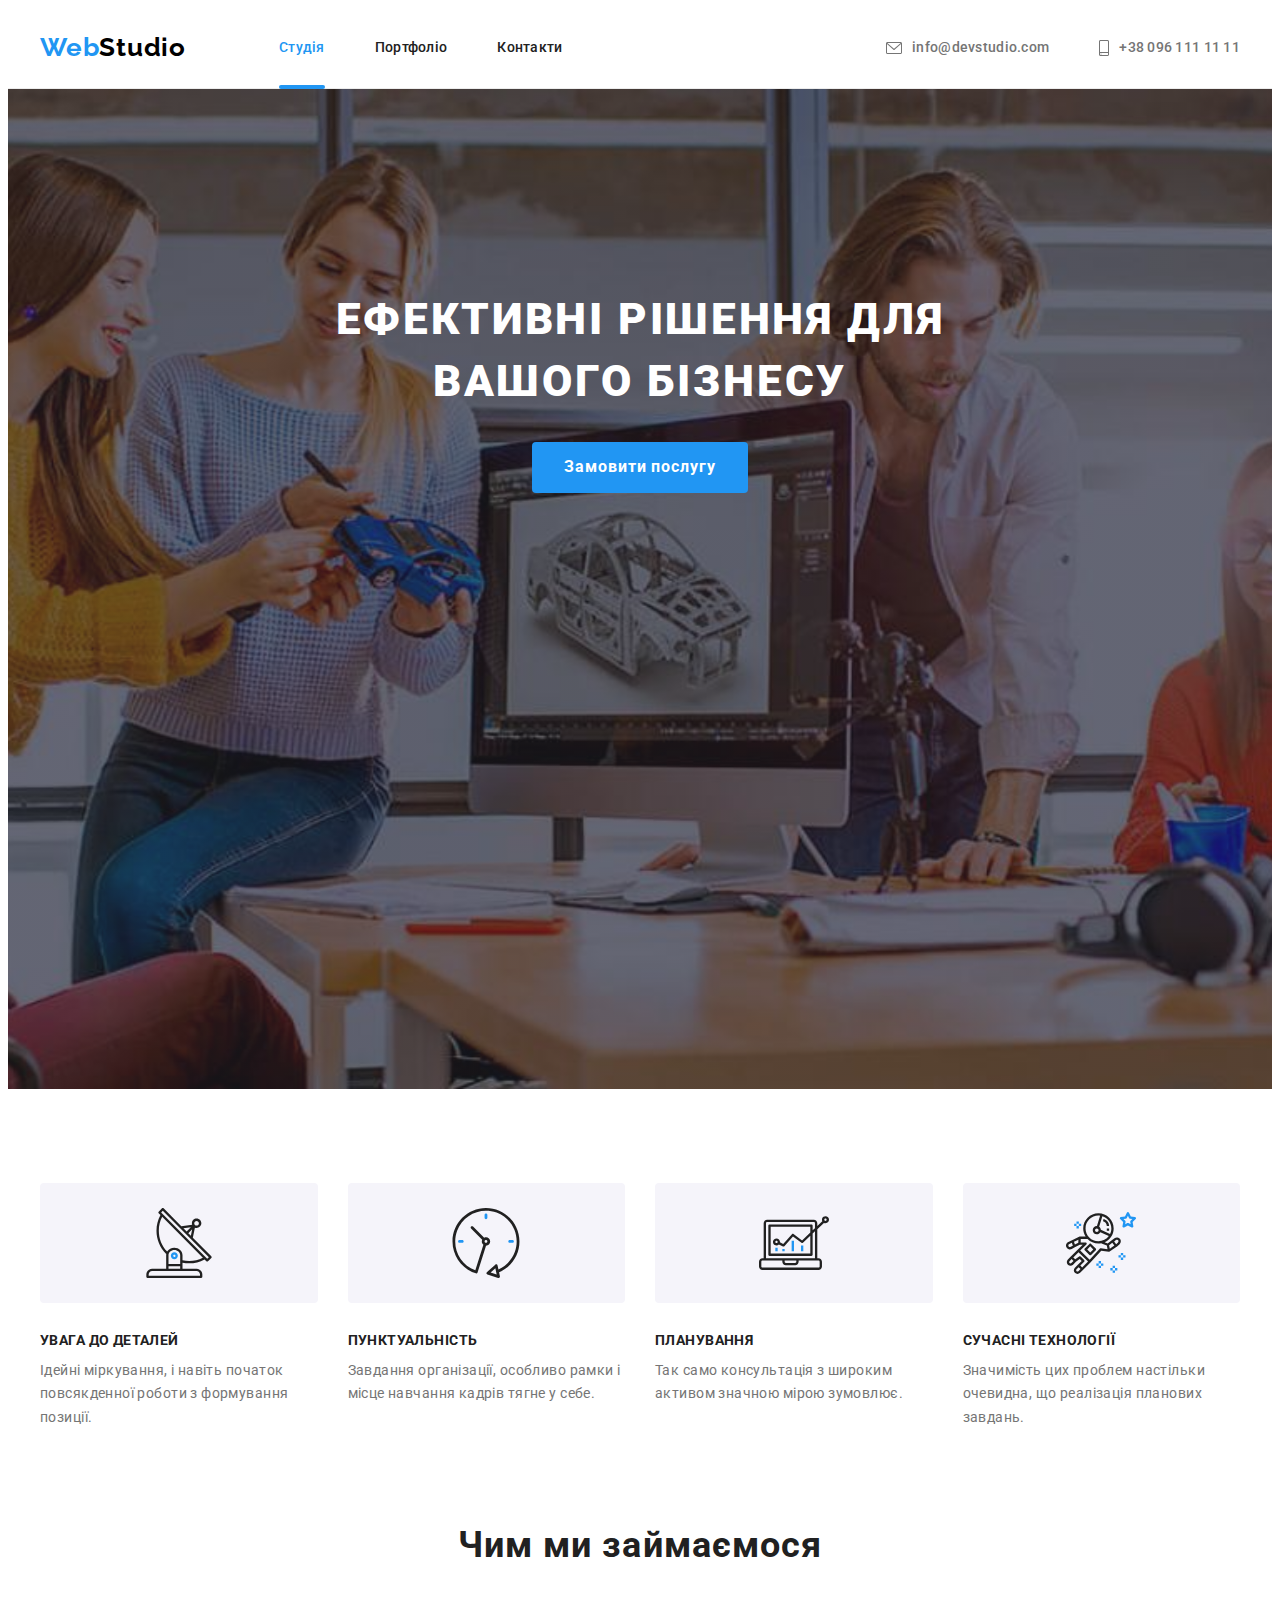
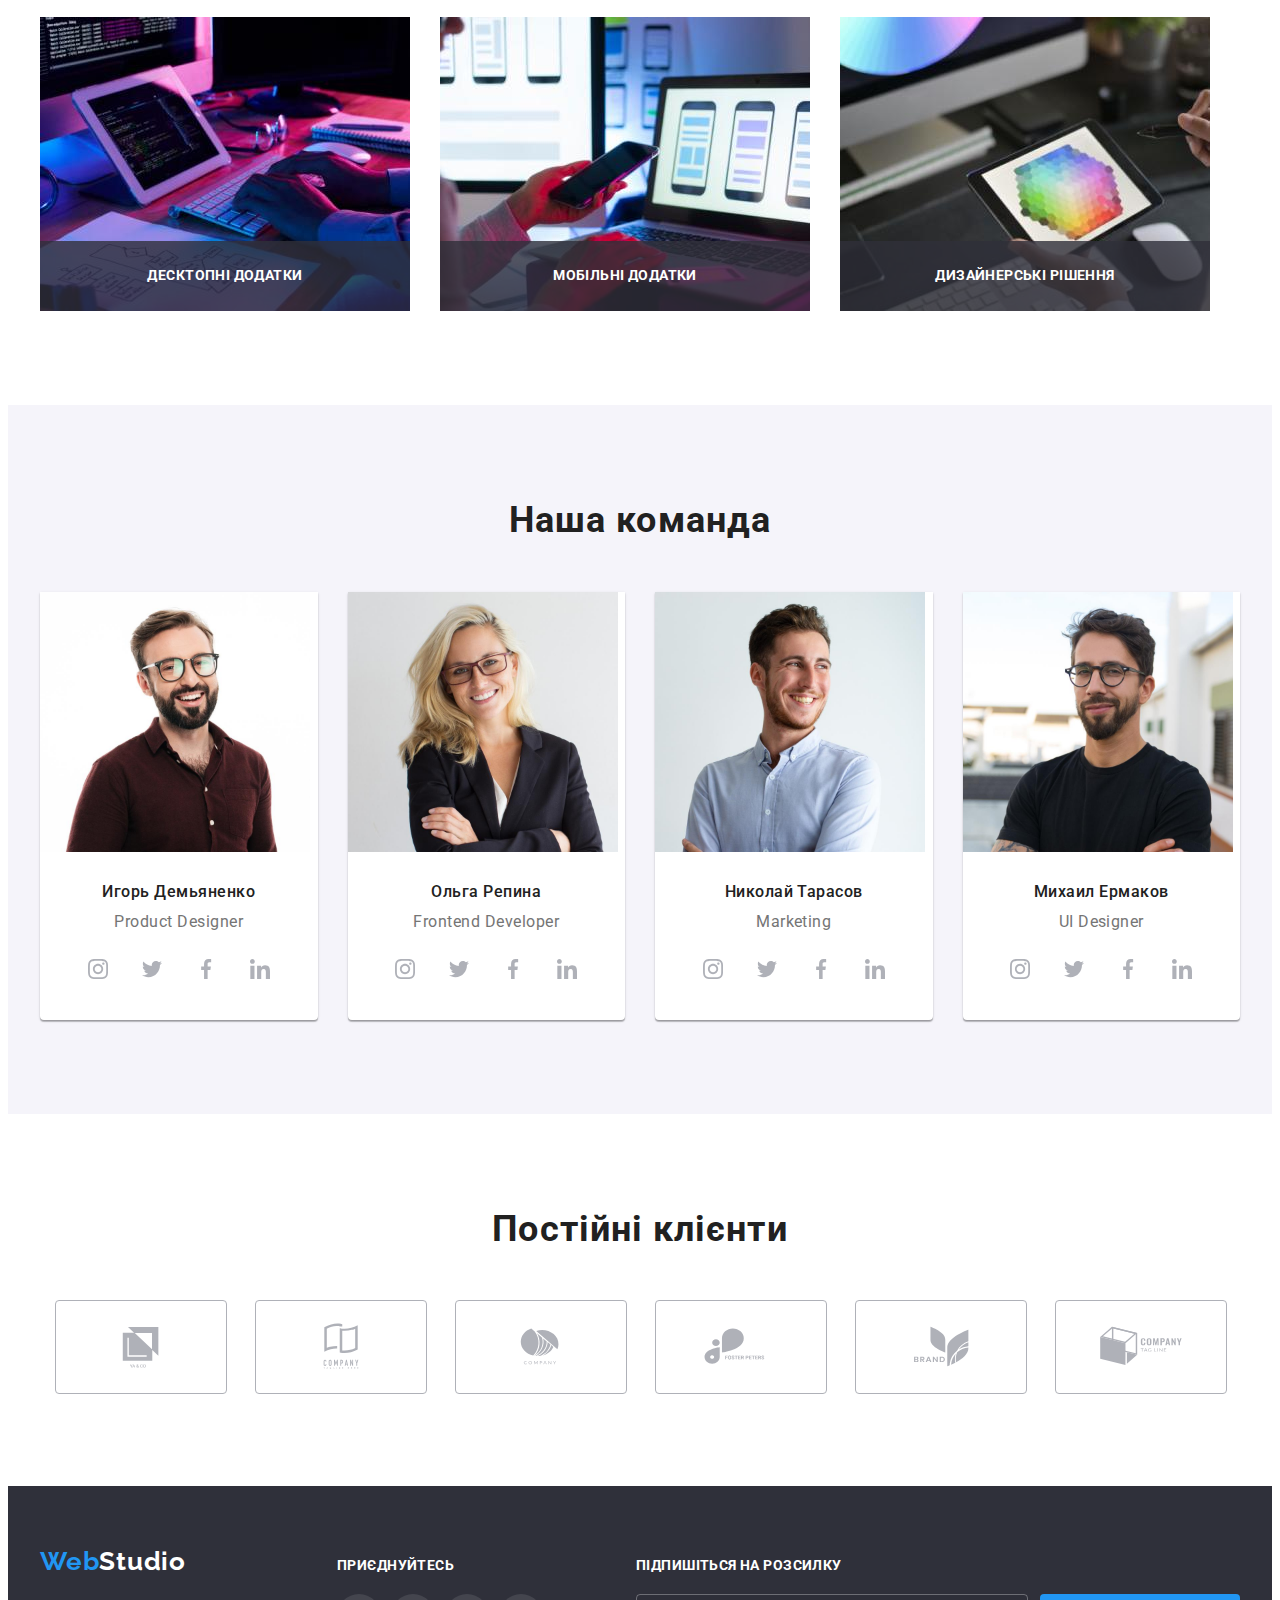
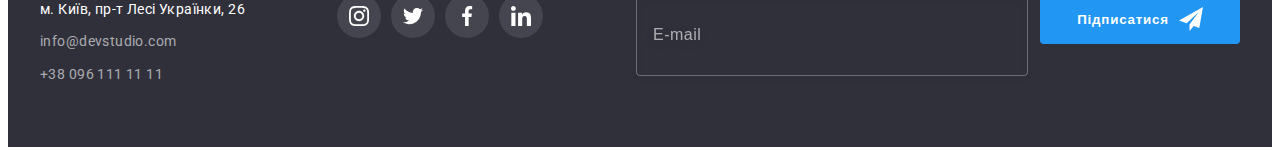
<file: index.html>
<!DOCTYPE html>
<html lang="uk">
  <head>
    <meta charset="UTF-8" />
    <meta http-equiv="X-UA-Compatible" content="IE=edge" />
    <meta name="viewport" content="width=device-width, initial-scale=1.0" />
    <title>Веб студия</title>
    <link rel="preconnect" href="https://fonts.googleapis.com" />
    <link rel="preconnect" href="https://fonts.gstatic.com" crossorigin />
    <link
      href="https://fonts.googleapis.com/css2?family=Raleway:wght@700&family=Roboto:wght@400;500;700;900&display=swap"
      rel="stylesheet"
    />
    <link
      rel="stylesheet"
      href="https://cdnjs.cloudflare.com/ajax/libs/modern-normalize/1.1.0/modern-normalize.min.css"
      integrity="sha512-wpPYUAdjBVSE4KJnH1VR1HeZfpl1ub8YT/NKx4PuQ5NmX2tKuGu6U/JRp5y+Y8XG2tV+wKQpNHVUX03MfMFn9Q=="
      crossorigin="anonymous"
      referrerpolicy="no-referrer"
    />
    <link rel="stylesheet" href="./css/styles.css" />
  </head>
  <body>
    <header class="header">
      <div class="header-box container">
        <nav class="header-nav">
          <a class="header-logo link" href="./index.html" lang="en"
            ><span class="logo-text">Web</span>Studio</a
          >
          <ul class="nav-list list">
            <li class="nav-item">
              <a class="nav-link current link" href="./index.html">Студія</a>
            </li>
            <li class="nav-item"><a class="nav-link link" href="./portfolio.html">Портфоліо</a></li>
            <li class="nav-item"><a class="nav-link link" href="#">Контакти</a></li>
          </ul>
        </nav>
        <ul class="header-list list">
          <li class="header-item">
            <a class="header-link link" href="mailto:info@devstudio.com">
              <svg class="header-icon" width="16" height="12">
                <use href="./images/icons_sprite.svg#mail"></use></svg
              >info@devstudio.com</a
            >
          </li>
          <li class="header-item">
            <a class="header-link link" href="tel:+380961111111"
              ><svg class="header-icon" width="10" height="16">
                <use href="./images/icons_sprite.svg#phone"></use></svg
              >+38 096 111 11 11</a
            >
          </li>
        </ul>
      </div>
    </header>

    <main>
      <section class="hero section">
        <div class="container">
          <h1 class="hero-title">Ефективні рішення для вашого бізнесу</h1>
          <button class="hero-button" type="button" data-modal-open>Замовити послугу</button>
        </div>
      </section>

      <section class="features section">
        <div class="container">
          <h2 class="visually-hidden">Особливості студії</h2>
          <ul class="features-list list">
            <li class="features-item">
              <div class="fearutes-icon-box">
                <svg class="features-icon" width="70" height="70">
                  <use href="./images/icons_sprite.svg#antenna"></use>
                </svg>
              </div>
              <h3 class="features-title">Увага до деталей</h3>
              <p class="features-text">
                Ідейні міркування, і навіть початок повсякденної роботи з формування позиції.
              </p>
            </li>
            <li class="features-item">
              <div class="fearutes-icon-box">
                <svg class="features-icon" width="70" height="70">
                  <use href="./images/icons_sprite.svg#clock"></use>
                </svg>
              </div>
              <h3 class="features-title">Пунктуальність</h3>
              <p class="features-text">
                Завдання організації, особливо рамки і місце навчання кадрів тягне у себе.
              </p>
            </li>
            <li class="features-item">
              <div class="fearutes-icon-box">
                <svg class="features-icon" width="70" height="70">
                  <use href="./images/icons_sprite.svg#diagram"></use>
                </svg>
              </div>
              <h3 class="features-title">Планування</h3>
              <p class="features-text">
                Так само консультація з широким активом значною мірою зумовлює.
              </p>
            </li>
            <li class="features-item">
              <div class="fearutes-icon-box">
                <svg class="features-icon" width="70" height="70">
                  <use href="./images/icons_sprite.svg#astronaut"></use>
                </svg>
              </div>
              <h3 class="features-title">Сучасні технології</h3>
              <p class="features-text">
                Значимість цих проблем настільки очевидна, що реалізація планових завдань.
              </p>
            </li>
          </ul>
        </div>
      </section>

      <section class="works section">
        <div class="container">
          <h2 class="works-title">Чим ми займаємося</h2>
          <ul class="works-list list">
            <li class="works-item">
              <img
                class="works-img"
                src="./images/box1.jpg"
                alt="Програміст працює за своїм столом в офісі"
                width="370"
                height="294"
              />
              <h3 class="works-text">Десктопні додатки</h3>
            </li>
            <li class="works-item">
              <img
                class="works-img"
                src="./images/box2.jpg"
                alt="Дизайнер розробляє програму для смартфонів"
                width="370"
                height="294"
              />
              <h3 class="works-text">Мобільні додатки</h3>
            </li>
            <li class="works-item">
              <img
                class="works-img"
                src="./images/box3.jpg"
                alt="Дизайнер працює над вибором кольору на планшеті"
                width="370"
                height="294"
              />
              <h3 class="works-text">Дизайнерські рішення</h3>
            </li>
          </ul>
        </div>
      </section>

      <section class="team section">
        <div class="container">
          <h2 class="team-title">Наша команда</h2>
          <ul class="team-list list">
            <li class="team-item">
              <img
                class="card-img"
                src="./images/team_card1.jpg"
                alt="Член команди - Product Designer"
                width="270"
                height="260"
              />
              <div class="team-box">
                <h3 class="card-title">Игорь Демьяненко</h3>
                <p class="card-text" lang="en">Product Designer</p>
                <ul class="soc-list list">
                  <li class="soc-item">
                    <a
                      href="https://www.instagram.com/"
                      class="soc-link link"
                      target="_blank"
                      rel="noopener nofollow noreferrer"
                      aria-label="Instagram"
                    >
                      <svg class="soc-icon" width="20" height="20">
                        <use href="./images/icons_sprite.svg#instagram"></use>
                      </svg>
                    </a>
                  </li>
                  <li class="soc-item">
                    <a
                      href="https://twitter.com/"
                      class="soc-link link"
                      target="_blank"
                      rel="noopener nofollow noreferrer"
                      aria-label="Twitter"
                    >
                      <svg class="soc-icon" width="20" height="20">
                        <use href="./images/icons_sprite.svg#twitter"></use>
                      </svg>
                    </a>
                  </li>
                  <li class="soc-item">
                    <a
                      href="https://www.facebook.com/"
                      class="soc-link link"
                      target="_blank"
                      rel="noopener nofollow noreferrer"
                      aria-label="Facebook"
                    >
                      <svg class="soc-icon" width="20" height="20">
                        <use href="./images/icons_sprite.svg#facebook"></use>
                      </svg>
                    </a>
                  </li>
                  <li class="soc-item">
                    <a
                      href="https://ua.linkedin.com/"
                      class="soc-link link"
                      target="_blank"
                      rel="noopener nofollow noreferrer"
                      aria-label="Linkedin"
                    >
                      <svg class="soc-icon" width="20" height="20">
                        <use href="./images/icons_sprite.svg#linkedin"></use>
                      </svg>
                    </a>
                  </li>
                </ul>
              </div>
            </li>
            <li class="team-item">
              <img
                class="card-img"
                src="./images/team_card2.jpg"
                alt="Член команди - Frontend Developer"
                width="270"
                height="260"
              />
              <div class="team-box">
                <h3 class="card-title">Ольга Репина</h3>
                <p class="card-text" lang="en">Frontend Developer</p>
                <ul class="soc-list list">
                  <li class="soc-item">
                    <a
                      href="https://www.instagram.com/"
                      class="soc-link link"
                      target="_blank"
                      rel="noopener nofollow noreferrer"
                      aria-label="Instagram"
                    >
                      <svg class="soc-icon" width="20" height="20">
                        <use href="./images/icons_sprite.svg#instagram"></use>
                      </svg>
                    </a>
                  </li>
                  <li class="soc-item">
                    <a
                      href="https://twitter.com/"
                      class="soc-link link"
                      target="_blank"
                      rel="noopener nofollow noreferrer"
                      aria-label="Twitter"
                    >
                      <svg class="soc-icon" width="20" height="20">
                        <use href="./images/icons_sprite.svg#twitter"></use>
                      </svg>
                    </a>
                  </li>
                  <li class="soc-item">
                    <a
                      href="https://www.facebook.com/"
                      class="soc-link link"
                      target="_blank"
                      rel="noopener nofollow noreferrer"
                      aria-label="Facebook"
                    >
                      <svg class="soc-icon" width="20" height="20">
                        <use href="./images/icons_sprite.svg#facebook"></use>
                      </svg>
                    </a>
                  </li>
                  <li class="soc-item">
                    <a
                      href="https://ua.linkedin.com/"
                      class="soc-link link"
                      target="_blank"
                      rel="noopener nofollow noreferrer"
                      aria-label="Linkedin"
                    >
                      <svg class="soc-icon" width="20" height="20">
                        <use href="./images/icons_sprite.svg#linkedin"></use>
                      </svg>
                    </a>
                  </li>
                </ul>
              </div>
            </li>
            <li class="team-item">
              <img
                class="card-img"
                src="./images/team_card3.jpg"
                alt="Член команди - Marketing"
                width="270"
                height="260"
              />
              <div class="team-box">
                <h3 class="card-title">Николай Тарасов</h3>
                <p class="card-text" lang="en">Marketing</p>
                <ul class="soc-list list">
                  <li class="soc-item">
                    <a
                      href="https://www.instagram.com/"
                      class="soc-link link"
                      target="_blank"
                      rel="noopener nofollow noreferrer"
                      aria-label="Instagram"
                    >
                      <svg class="soc-icon" width="20" height="20">
                        <use href="./images/icons_sprite.svg#instagram"></use>
                      </svg>
                    </a>
                  </li>
                  <li class="soc-item">
                    <a
                      href="https://twitter.com/"
                      class="soc-link link"
                      target="_blank"
                      rel="noopener nofollow noreferrer"
                      aria-label="Twitter"
                    >
                      <svg class="soc-icon" width="20" height="20">
                        <use href="./images/icons_sprite.svg#twitter"></use>
                      </svg>
                    </a>
                  </li>
                  <li class="soc-item">
                    <a
                      href="https://www.facebook.com/"
                      class="soc-link link"
                      target="_blank"
                      rel="noopener nofollow noreferrer"
                      aria-label="Facebook"
                    >
                      <svg class="soc-icon" width="20" height="20">
                        <use href="./images/icons_sprite.svg#facebook"></use>
                      </svg>
                    </a>
                  </li>
                  <li class="soc-item">
                    <a
                      href="https://ua.linkedin.com/"
                      class="soc-link link"
                      target="_blank"
                      rel="noopener nofollow noreferrer"
                      aria-label="Linkedin"
                    >
                      <svg class="soc-icon" width="20" height="20">
                        <use href="./images/icons_sprite.svg#linkedin"></use>
                      </svg>
                    </a>
                  </li>
                </ul>
              </div>
            </li>
            <li class="team-item">
              <img
                class="card-img"
                src="./images/team_card4.jpg"
                alt="Член команди - UI Designer"
                width="270"
                height="260"
              />
              <div class="team-box">
                <h3 class="card-title">Михаил Ермаков</h3>
                <p class="card-text" lang="en">UI Designer</p>
                <ul class="soc-list list">
                  <li class="soc-item">
                    <a
                      href="https://www.instagram.com/"
                      class="soc-link link"
                      target="_blank"
                      rel="noopener nofollow noreferrer"
                      aria-label="Instagram"
                    >
                      <svg class="soc-icon" width="20" height="20">
                        <use href="./images/icons_sprite.svg#instagram"></use>
                      </svg>
                    </a>
                  </li>
                  <li class="soc-item">
                    <a
                      href="https://twitter.com/"
                      class="soc-link link"
                      target="_blank"
                      rel="noopener nofollow noreferrer"
                      aria-label="Twitter"
                    >
                      <svg class="soc-icon" width="20" height="20">
                        <use href="./images/icons_sprite.svg#twitter"></use>
                      </svg>
                    </a>
                  </li>
                  <li class="soc-item">
                    <a
                      href="https://www.facebook.com/"
                      class="soc-link link"
                      target="_blank"
                      rel="noopener nofollow noreferrer"
                      aria-label="Facebook"
                    >
                      <svg class="soc-icon" width="20" height="20">
                        <use href="./images/icons_sprite.svg#facebook"></use>
                      </svg>
                    </a>
                  </li>
                  <li class="soc-item">
                    <a
                      href="https://ua.linkedin.com/"
                      class="soc-link link"
                      target="_blank"
                      rel="noopener nofollow noreferrer"
                      aria-label="Linkedin"
                    >
                      <svg class="soc-icon" width="20" height="20">
                        <use href="./images/icons_sprite.svg#linkedin"></use>
                      </svg>
                    </a>
                  </li>
                </ul>
              </div>
            </li>
          </ul>
        </div>
      </section>

      <section class="clients section">
        <div class="container">
          <h2 class="clients-title">Постійні клієнти</h2>
          <ul class="clients-list list">
            <li class="clients-item">
              <a href="" class="clients-link link">
                <svg class="clients-icon" width="170" height="92">
                  <use href="./images/icons_sprite.svg#logo_company_1"></use>
                </svg>
              </a>
            </li>
            <li class="clients-item">
              <a href="" class="clients-link link">
                <svg class="clients-icon" width="170" height="92">
                  <use href="./images/icons_sprite.svg#logo_company_2"></use>
                </svg>
              </a>
            </li>
            <li class="clients-item">
              <a href="" class="clients-link link">
                <svg class="clients-icon" width="170" height="92">
                  <use href="./images/icons_sprite.svg#logo_company_3"></use>
                </svg>
              </a>
            </li>
            <li class="clients-item">
              <a href="" class="clients-link link">
                <svg class="clients-icon" width="170" height="92">
                  <use href="./images/icons_sprite.svg#logo_company_4"></use>
                </svg>
              </a>
            </li>
            <li class="clients-item">
              <a href="" class="clients-link link">
                <svg class="clients-icon" width="170" height="92">
                  <use href="./images/icons_sprite.svg#logo_company_5"></use>
                </svg>
              </a>
            </li>
            <li class="clients-item">
              <a href="" class="clients-link link">
                <svg class="clients-icon" width="170" height="92">
                  <use href="./images/icons_sprite.svg#logo_company_6"></use>
                </svg>
              </a>
            </li>
          </ul>
        </div>
      </section>
    </main>

    <footer class="footer">
      <div class="container">
        <div class="footer-box-info">
          <a class="footer-logo link" href="./index.html" lang="en"
            ><span class="logo-text">Web</span>Studio</a
          >
          <address class="address">
            <ul class="address-list list">
              <li class="address-item">
                <a
                  class="address-link link"
                  href="https://goo.gl/maps/3rtRQ8NqnFvh8g3G8"
                  target="_blank"
                  rel="noopener nofollow noreferrer"
                  >м. Київ, пр-т Лесі Українки, 26</a
                >
              </li>
              <li class="address-item">
                <a class="footer-link link" href="mailto:info@devstudio.com">info@devstudio.com</a>
              </li>
              <li class="address-item">
                <a class="footer-link link" href="tel:+380961111111">+38 096 111 11 11</a>
              </li>
            </ul>
          </address>
        </div>
        <div class="footer-box-soc">
          <b class="footer-text">Приєднуйтесь</b>
          <ul class="footer-soc-list list">
            <li class="footer-soc-item">
              <a
                href="https://www.instagram.com/"
                class="footer-soc-link link"
                target="_blank"
                rel="noopener nofollow noreferrer"
                aria-label="Instagram"
              >
                <svg class="footer-icon" width="20" height="20">
                  <use href="./images/icons_sprite.svg#instagram"></use>
                </svg>
              </a>
            </li>
            <li class="footer-soc-item">
              <a
                href="https://twitter.com/"
                class="footer-soc-link link"
                target="_blank"
                rel="noopener nofollow noreferrer"
                aria-label="Twitter"
              >
                <svg class="footer-icon" width="20" height="20">
                  <use href="./images/icons_sprite.svg#twitter"></use>
                </svg>
              </a>
            </li>
            <li class="footer-soc-item">
              <a
                href="https://www.facebook.com/"
                class="footer-soc-link link"
                target="_blank"
                rel="noopener nofollow noreferrer"
                aria-label="Facebook"
              >
                <svg class="footer-icon" width="20" height="20">
                  <use href="./images/icons_sprite.svg#facebook"></use>
                </svg>
              </a>
            </li>
            <li class="footer-soc-item">
              <a
                href="https://ua.linkedin.com/"
                class="footer-soc-link link"
                target="_blank"
                rel="noopener nofollow noreferrer"
                aria-label="Linkedin"
              >
                <svg class="footer-icon" width="20" height="20">
                  <use href="./images/icons_sprite.svg#linkedin"></use>
                </svg>
              </a>
            </li>
          </ul>
        </div>
        <div class="footer-box-form">
          <b class="footer-text">Підпишіться на розсилку</b>
          <form class="footer-form" name="subscription-form">
            <input class="footer-input" type="email" name="email" placeholder="E-mail" />
            <button class="footer-btn" type="submit">
              <span>Підписатися</span>
              <svg class="" width="24" height="24">
                <use href="./images/icons_sprite.svg#send"></use>
              </svg>
            </button>
          </form>
        </div>
      </div>
    </footer>

    <!-- модальное окно  -->
    <div class="backdrop is-hidden" data-modal>
      <div class="modal">
        <button class="modal-button" type="button" data-modal-close>
          <svg class="modal-icon" width="11" height="11">
            <use href="./images/icons_sprite.svg#close"></use>
          </svg>
        </button>
        <b class="modal-title">Залиште свої дані, ми вам передзвонимо</b>
        <form class="modal-form">
          <div class="modal-wrapper">
            <label class="modal-label" for="name">Ім'я</label>
            <div class="form-box">
              <input class="modal-input" type="text" name="name" id="name" />
              <svg class="modal-form-icon" width="18" height="18">
                <use href="./images/icons_sprite.svg#form_name"></use>
              </svg>
            </div>
          </div>

          <div class="modal-wrapper">
            <label class="modal-label" for="tel">Телефон</label>
            <div class="form-box">
              <input class="modal-input" type="tel" name="tel" id="tel" />
              <svg class="modal-form-icon" width="18" height="18">
                <use href="./images/icons_sprite.svg#form_phone"></use>
              </svg>
            </div>
          </div>
          <div class="modal-wrapper">
            <label class="modal-label" for="email">Пошта</label>
            <div class="form-box">
              <input class="modal-input" type="email" name="email" id="email" />
              <svg class="modal-form-icon" width="18" height="18">
                <use href="./images/icons_sprite.svg#form_email"></use>
              </svg>
            </div>
          </div>
          <div class="text-wrapper">
            <label class="modal-label" for="comment">Коментар</label>
            <textarea
              class="modal-text"
              name="comment"
              id="comment"
              placeholder="Введіть текст"
            ></textarea>
          </div>

          <div class="policy-wrapper">
            <input
              class="policy-checkbox visually-hidden"
              type="checkbox"
              name="policy"
              id="policy"
              value="policy"
            />
            <label class="policy-label" for="policy"
              ><span>
                <svg class="policy-icon" width="16" height="15">
                  <use href="./images/icons_sprite.svg#checkbox"></use></svg></span
              >Погоджуюся з розсилкою та приймаю&nbsp;
              <a class="policy-link link" href="">Умови договору</a></label
            >
          </div>

<button class="btn-submit" type="submit">Відправити</button>
      </div>
    </div>

    <script src="./js/modal.js"></script>
  </body>
</html>
</file>
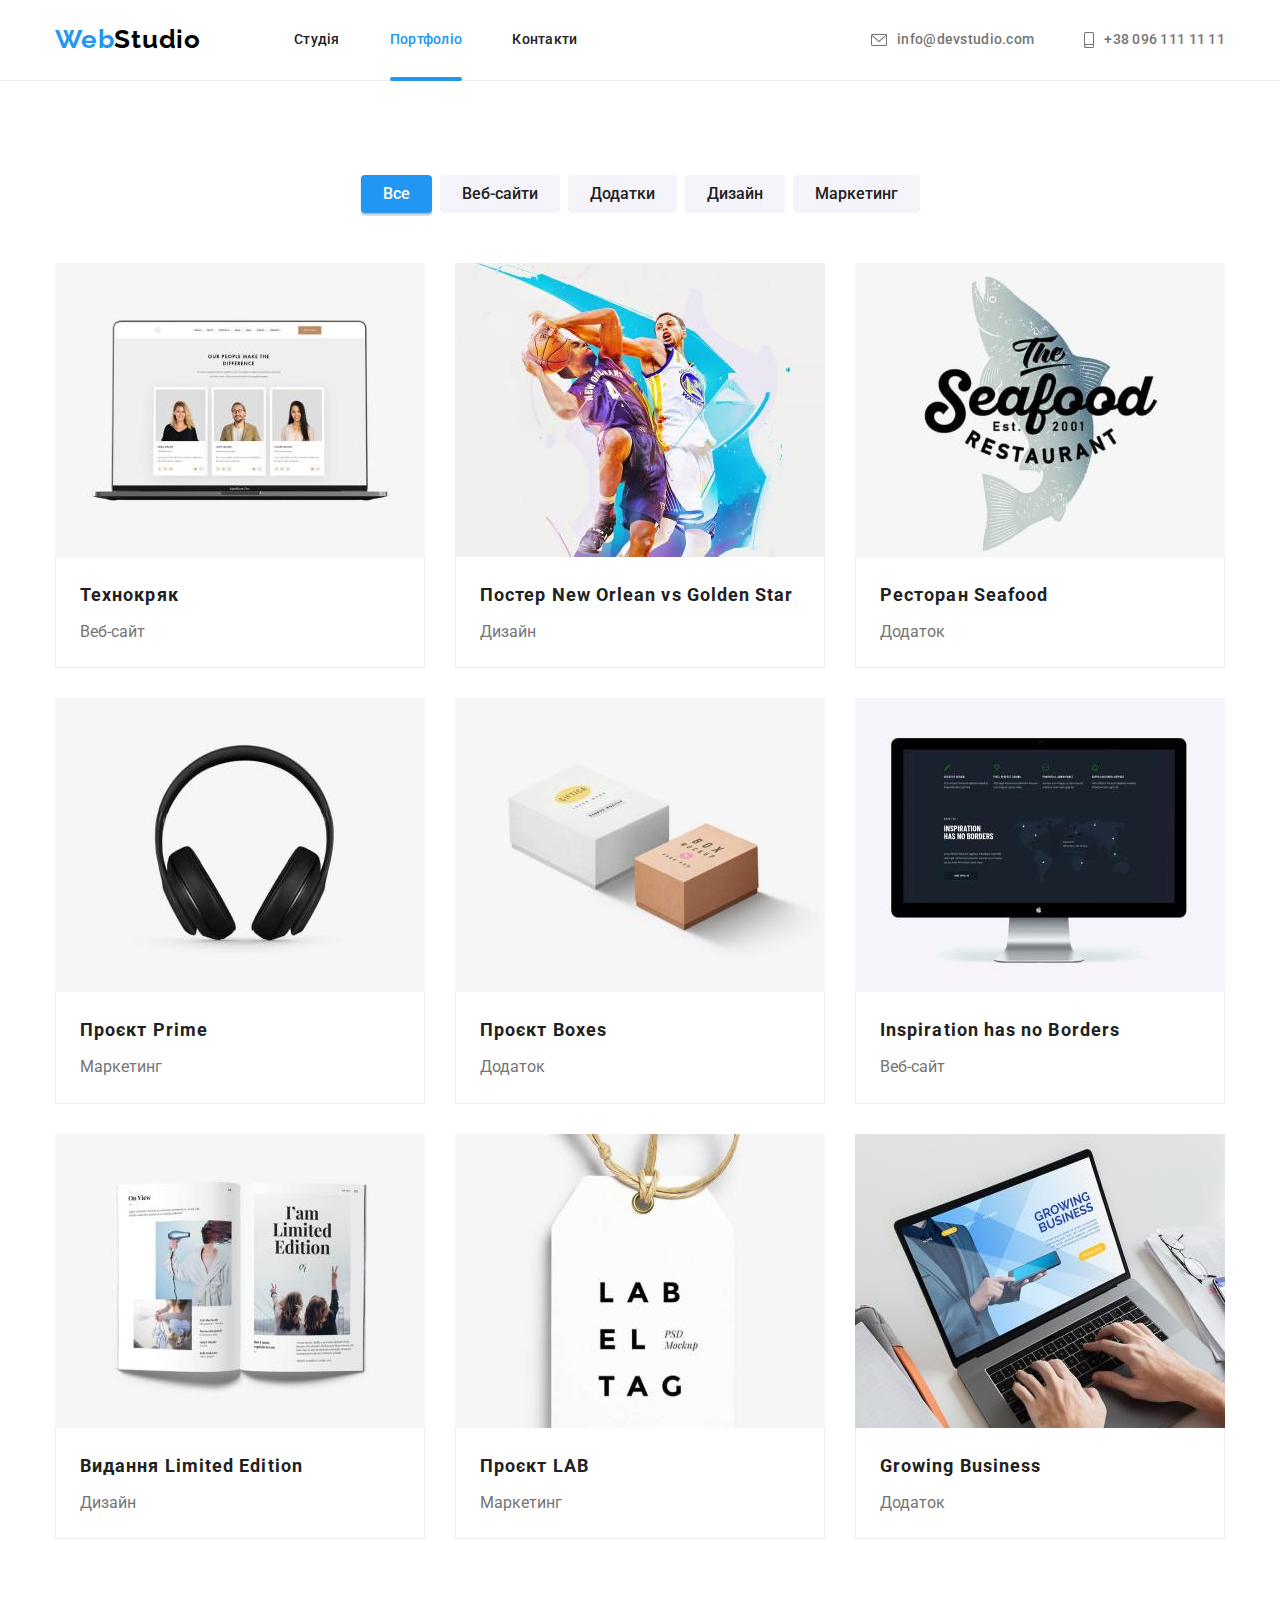
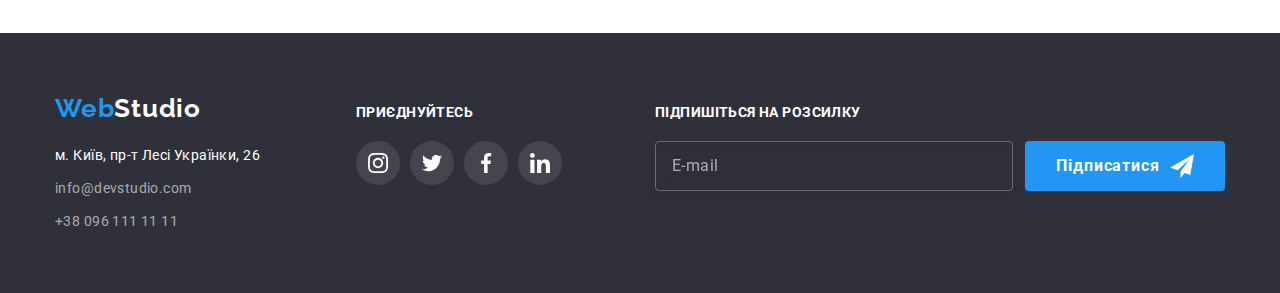
<file: portfolio.html>
<!DOCTYPE html>
<html lang="ru">
  <head>
    <meta charset="UTF-8" />
    <meta http-equiv="X-UA-Compatible" content="IE=edge" />
    <meta name="viewport" content="width=device-width, initial-scale=1.0" />
    <title>Веб студия</title>
    <link rel="preconnect" href="https://fonts.googleapis.com" />
    <link rel="preconnect" href="https://fonts.gstatic.com" crossorigin />
    <link
      href="https://fonts.googleapis.com/css2?family=Raleway:wght@700&family=Roboto:wght@400;500;700;900&display=swap"
      rel="stylesheet"
    />
    <link
      rel="stylesheet"
      href="https://cdnjs.cloudflare.com/ajax/libs/modern-normalize/1.0.0/modern-normalize.min.css"
    />
    <link rel="stylesheet" href="css/styles.css" />
  </head>
  <body>
    <header class="header">
      <div class="header-box container">
        <nav class="header-nav">
          <a class="header-logo link" href="./index.html" lang="en"
            ><span class="logo-text">Web</span>Studio</a
          >
          <ul class="nav-list list">
            <li class="nav-item">
              <a class="nav-link link" href="./index.html">Студія</a>
            </li>
            <li class="nav-item">
              <a class="nav-link current link" href="./portfolio.html">Портфоліо</a>
            </li>
            <li class="nav-item"><a class="nav-link link" href="#">Контакти</a></li>
          </ul>
        </nav>
        <ul class="header-list list">
          <li class="header-item">
            <a class="header-link link" href="mailto:info@devstudio.com">
              <svg class="header-icon" width="16" height="12">
                <use href="./images/icons_sprite.svg#mail"></use></svg
              >info@devstudio.com</a
            >
          </li>
          <li class="header-item">
            <a class="header-link link" href="tel:+380961111111"
              ><svg class="header-icon" width="10" height="16">
                <use href="./images/icons_sprite.svg#phone"></use></svg
              >+38 096 111 11 11</a
            >
          </li>
        </ul>
      </div>
    </header>

    <main>
      <section class="portfolio section">
        <div class="container">
          <h2 class="visually-hidden">Портфоліо</h2>
          <ul class="portfolio-btn-list list">
            <li class="btn-item">
              <button class="portfolio-btn current-btn" type="button">Все</button>
            </li>
            <li class="btn-item"><button class="portfolio-btn" type="button">Веб-сайти</button></li>
            <li class="btn-item">
              <button class="portfolio-btn" type="button">Додатки</button>
            </li>
            <li class="btn-item"><button class="portfolio-btn" type="button">Дизайн</button></li>
            <li class="btn-item"><button class="portfolio-btn" type="button">Маркетинг</button></li>
          </ul>

          <ul class="portfolio-card-list list">
            <li class="portfolio-item">
              <a class="portfolio-link link" href="">
                <div class="portfolio-thumb">
                  <img
                    class="portfolio-img"
                    src="./images/project1.jpg"
                    alt="Веб-сайт Технокряк"
                    width="370"
                    height="294"
                  />
                  <p class="portfolio-action">
                    Ресурс пропонує комплексні пропозиції з різним рівнем функціоналу та сервісів.
                    Все це дозволить відвідувачу отримати вичерпні відомості про компанію чи
                    приватну особу.
                  </p>
                </div>
                <div class="portfolio-wrap">
                  <h3 class="portfolio-title">Технокряк</h3>
                  <p class="portfolio-text">Веб-сайт</p>
                </div>
              </a>
            </li>
            <li class="portfolio-item">
              <a class="portfolio-link link" href="">
                <div class="portfolio-thumb">
                  <img
                    class="portfolio-img"
                    src="./images/project2.jpg"
                    alt="Постер New Orlean vs Golden Star"
                    width="370"
                    height="294"
                  />
                  <p class="portfolio-action">
                    Lorem ipsum dolor sit amet consectetur adipisicing elit. Ex, assumenda.
                  </p>
                </div>
                <div class="portfolio-wrap">
                  <h3 class="portfolio-title">
                    Постер <span lang="en">New Orlean vs Golden Star</span>
                  </h3>
                  <p class="portfolio-text">Дизайн</p>
                </div>
              </a>
            </li>
            <li class="portfolio-item">
              <a class="portfolio-link link" href="">
                <div class="portfolio-thumb">
                  <img
                    class="portfolio-img"
                    src="./images/project3.jpg"
                    alt="Додаток ресторану Seafood"
                    width="370"
                    height="294"
                  />
                  <p class="portfolio-action">
                    Lorem ipsum dolor sit amet consectetur adipisicing elit. Ex, assumenda.
                  </p>
                </div>
                <div class="portfolio-wrap">
                  <h3 class="portfolio-title">Ресторан <span lang="en">Seafood</span></h3>
                  <p class="portfolio-text">Додаток</p>
                </div>
              </a>
            </li>
            <li class="portfolio-item">
              <a class="portfolio-link link" href="">
                <div class="portfolio-thumb">
                  <img
                    class="portfolio-img"
                    src="./images/project4.jpg"
                    alt="Проєкт Prime"
                    width="370"
                    height="294"
                  />
                  <p class="portfolio-action">
                    Lorem ipsum dolor sit amet consectetur adipisicing elit. Ex, assumenda.
                  </p>
                </div>
                <div class="portfolio-wrap">
                  <h3 class="portfolio-title">Проєкт <span lang="en">Prime</span></h3>
                  <p class="portfolio-text">Маркетинг</p>
                </div>
              </a>
            </li>
            <li class="portfolio-item">
              <a class="portfolio-link link" href="">
                <div class="portfolio-thumb">
                  <img
                    class="portfolio-img"
                    src="./images/project5.jpg"
                    alt="Проєкт Boxes"
                    width="370"
                    height="294"
                  />
                  <p class="portfolio-action">
                    Lorem ipsum dolor sit amet consectetur adipisicing elit. Ex, assumenda.
                  </p>
                </div>
                <div class="portfolio-wrap">
                  <h3 class="portfolio-title">Проєкт <span lang="en">Boxes</span></h3>
                  <p class="portfolio-text">Додаток</p>
                </div>
              </a>
            </li>
            <li class="portfolio-item">
              <a class="portfolio-link link" href="">
                <div class="portfolio-thumb">
                  <img
                    class="portfolio-img"
                    src="./images/project6.jpg"
                    alt="Веб-сайт Inspiration has no Borders"
                    width="370"
                    height="294"
                  />
                  <p class="portfolio-action">
                    Lorem ipsum dolor sit amet consectetur adipisicing elit. Ex, assumenda.
                  </p>
                </div>
                <div class="portfolio-wrap">
                  <h3 class="portfolio-title" lang="en">Inspiration has no Borders</h3>
                  <p class="portfolio-text">Веб-сайт</p>
                </div>
              </a>
            </li>
            <li class="portfolio-item">
              <a class="portfolio-link link" href="">
                <div class="portfolio-thumb">
                  <img
                    class="portfolio-img"
                    src="./images/project7.jpg"
                    alt="Видання Limited Edition"
                    width="370"
                    height="294"
                  />
                  <p class="portfolio-action">
                    Lorem ipsum dolor sit amet consectetur adipisicing elit. Ex, assumenda.
                  </p>
                </div>
                <div class="portfolio-wrap">
                  <h3 class="portfolio-title">Видання <span lang="en">Limited Edition</span></h3>
                  <p class="portfolio-text">Дизайн</p>
                </div>
              </a>
            </li>
            <li class="portfolio-item">
              <a class="portfolio-link link" href="">
                <div class="portfolio-thumb">
                  <img
                    class="portfolio-img"
                    src="./images/project8.jpg"
                    alt="Проєкт LAB"
                    width="370"
                    height="294"
                  />
                  <p class="portfolio-action">
                    Lorem ipsum dolor sit amet consectetur adipisicing elit. Ex, assumenda.
                  </p>
                </div>
                <div class="portfolio-wrap">
                  <h3 class="portfolio-title">Проєкт <span lang="en">LAB</span></h3>
                  <p class="portfolio-text">Маркетинг</p>
                </div>
              </a>
            </li>
            <li class="portfolio-item">
              <a class="portfolio-link link" href="">
                <div class="portfolio-thumb">
                  <img
                    class="portfolio-img"
                    src="./images/project9.jpg"
                    alt="Додаток Growing Business"
                    width="370"
                    height="294"
                  />
                  <p class="portfolio-action">
                    Lorem ipsum dolor sit amet consectetur adipisicing elit. Ex, assumenda.
                  </p>
                </div>
                <div class="portfolio-wrap">
                  <h3 class="portfolio-title" lang="en">Growing Business</h3>
                  <p class="portfolio-text">Додаток</p>
                </div>
              </a>
            </li>
          </ul>
        </div>
      </section>
    </main>

    <footer class="footer">
      <div class="container">
        <div class="footer-box-info">
          <a class="footer-logo link" href="./index.html" lang="en"
            ><span class="logo-text">Web</span>Studio</a
          >
          <address class="address">
            <ul class="address-list list">
              <li class="address-item">
                <a
                  class="address-link link"
                  href="https://goo.gl/maps/3rtRQ8NqnFvh8g3G8"
                  target="_blank"
                  rel="noopener nofollow noreferrer"
                  >м. Київ, пр-т Лесі Українки, 26</a
                >
              </li>
              <li class="address-item">
                <a class="footer-link link" href="mailto:info@devstudio.com">info@devstudio.com</a>
              </li>
              <li class="address-item">
                <a class="footer-link link" href="tel:+380961111111">+38 096 111 11 11</a>
              </li>
            </ul>
          </address>
        </div>
        <div class="footer-box-soc">
          <b class="footer-text">Приєднуйтесь</b>
          <ul class="footer-soc-list list">
            <li class="footer-soc-item">
              <a
                href="https://www.instagram.com/"
                class="footer-soc-link link"
                target="_blank"
                rel="noopener nofollow noreferrer"
                aria-label="Instagram"
              >
                <svg class="footer-icon" width="20" height="20">
                  <use href="./images/icons_sprite.svg#instagram"></use>
                </svg>
              </a>
            </li>
            <li class="footer-soc-item">
              <a
                href="https://twitter.com/"
                class="footer-soc-link link"
                target="_blank"
                rel="noopener nofollow noreferrer"
                aria-label="Twitter"
              >
                <svg class="footer-icon" width="20" height="20">
                  <use href="./images/icons_sprite.svg#twitter"></use>
                </svg>
              </a>
            </li>
            <li class="footer-soc-item">
              <a
                href="https://www.facebook.com/"
                class="footer-soc-link link"
                target="_blank"
                rel="noopener nofollow noreferrer"
                aria-label="Facebook"
              >
                <svg class="footer-icon" width="20" height="20">
                  <use href="./images/icons_sprite.svg#facebook"></use>
                </svg>
              </a>
            </li>
            <li class="footer-soc-item">
              <a
                href="https://ua.linkedin.com/"
                class="footer-soc-link link"
                target="_blank"
                rel="noopener nofollow noreferrer"
                aria-label="Linkedin"
              >
                <svg class="footer-icon" width="20" height="20">
                  <use href="./images/icons_sprite.svg#linkedin"></use>
                </svg>
              </a>
            </li>
          </ul>
        </div>
        <div class="footer-box-form">
          <b class="footer-text">Підпишіться на розсилку</b>
          <form class="footer-form" name="subscription-form">
            <input class="footer-input" type="email" name="email" placeholder="E-mail" />
            <button class="footer-btn" type="submit">
              <span>Підписатися</span>
              <svg class="" width="24" height="24">
                <use href="./images/icons_sprite.svg#send"></use>
              </svg>
            </button>
          </form>
        </div>
      </div>
    </footer>
  </body>
</html>
</file>
<file: css/styles.css>
:root {
  --primary-color-text: #757575;
  --secondary-color-text: #212121;
  --accent-color: #2196f3;
  --hero-color-text: #ffffff;
  --header-logo-text: #000000;
  --footer-text: rgba(255, 255, 255, 0.6);
  --primary-bgc: #ffffff;
  --secondary-bgc: #2f303a;
  --button-bgc-focus: #188ce8;
  --button-bgc: #f5f4fa;
  --border-color: #eeeeee;
  --header-border-color: #ececec;
  --bgc-icons: #f5f4fa;
  --color-soc: #afb1b8;
  --color-gradient: rgba(47, 48, 58, 0.4);
  --timing-function: cubic-bezier(0.4, 0, 0.2, 1);
}

/* ---------------------general selector------------------ */

body {
  font-family: 'Roboto', sans-serif;
  color: var(--primary-color-text);
  background-color: var(--primary-bgc);
}

h1,
h2,
h3,
h4,
h5,
h5,
p {
  margin: 0;
}

img {
  display: block;
  max-width: 100%;
  height: auto;
}

.list {
  list-style: none;
  margin: 0;
  padding: 0;
}

.link {
  text-decoration: none;
}

.container {
  width: 1200px;
  margin: 0 auto;
  padding: 0 15px;
}

.section {
  padding: 94px 0;
}

/* ---------------------------index---------------- */

/* ---------------------------Header----------------*/

.header {
  border-bottom: 1px solid var(--header-border-color);
}

.header-box {
  display: flex;
  align-items: center;
}

.header-nav {
  display: flex;
  align-items: center;
}

.header-logo {
  padding-top: 24px;
  padding-bottom: 25px;
  margin-right: 93px;

  font-family: 'Raleway', sans-serif;
  font-weight: 700;
  font-size: 26px;
  line-height: 1.2;
  letter-spacing: 0.03em;

  color: var(--header-logo-text);
}

.logo-text {
  color: var(--accent-color);
}

.nav-list {
  display: flex;
}

.nav-item:not(:last-child),
.header-item:not(:last-child) {
  margin-right: 50px;
}

.nav-link {
  display: block;
  padding-top: 32px;
  padding-bottom: 32px;

  font-weight: 500;
  font-size: 14px;
  line-height: 1.1;
  letter-spacing: 0.02em;

  color: var(--secondary-color-text);
}

.header-list {
  display: flex;
  margin-left: auto;
}

.header-link {
  display: flex;
  align-items: center;
  padding-top: 32px;
  padding-bottom: 32px;

  font-weight: 500;
  font-size: 14px;
  line-height: 1.1;
  letter-spacing: 0.02em;
  color: var(--primary-color-text);

  transition: color 250ms var(--timing-function);
}

.header-icon {
  margin-right: 10px;

  fill: currentColor;
}

.nav-link {
  position: relative;
  transition: color 250ms var(--timing-function);
}

.nav-link::after,
.current::after {
  position: absolute;
  bottom: -2%;
  transition: opacity 250ms var(--timing-function);

  content: '';
  display: block;
  width: 100%;
  height: 4px;

  background-color: var(--accent-color);
  border-radius: 2px;
}

.nav-link::after {
  opacity: 0;
}

.current::after {
  opacity: 1;
}

.nav-link:hover::after,
.nav-link:focus::after {
  opacity: 1;
}

.nav-link:focus,
.nav-link:hover,
.current,
.header-link:focus,
.header-link:hover,
.footer-link:focus,
.footer-link:hover,
.address-link:focus,
.address-link:hover {
  color: var(--accent-color);
  fill: var(--accent-color);
}

/* --------------------------main-------------------- */

/* ----------------------section hero----------------- */

.hero {
  max-width: 1600px;
  height: 600px;
  margin-left: auto;
  margin-right: auto;
  padding: 200px 0;

  text-align: center;

  background-color: var(--secondary-bgc);
  background-image: linear-gradient(var(--color-gradient), var(--color-gradient)),
    url(../images/hero_backgroung.jpg);
  background-repeat: no-repeat;
  background-position: center;
  background-size: cover;
}

.hero-title {
  display: block;
  margin: 0 auto 30px;
  width: 696px;

  font-weight: 900;
  font-size: 44px;
  line-height: 1.4;
  letter-spacing: 0.06em;
  text-transform: uppercase;

  color: var(--hero-color-text);
}

.hero-button {
  padding: 10px 32px;

  font-family: inherit;
  font-weight: 700;
  font-size: 16px;
  line-height: 1.9;
  letter-spacing: 0.06em;

  color: var(--hero-color-text);
  background-color: var(--accent-color);

  border-radius: 4px;
  border: none;
  cursor: pointer;

  transition: box-shadow 250ms var(--timing-function), background-color 250ms var(--timing-function);
}

.hero-button:hover,
.hero-button:focus {
  background-color: var(--button-bgc-focus);
  box-shadow: 0px 4px 4px rgba(0, 0, 0, 0.15);
}

/* --------------------section features ------------------*/

.visually-hidden {
  position: absolute;
  width: 1px;
  height: 1px;
  margin: -1px;
  border: 0;
  padding: 0;
  white-space: nowrap;
  clip-path: inset(100%);
  clip: rect(0 0 0 0);
  overflow: hidden;
}

.features-list {
  display: flex;
  width: 100%;
}

.features-item {
  flex-basis: calc((100% - 3 * 30px) / 4);
}

.features-item:not(:last-child) {
  margin-right: 30px;
}

.fearutes-icon-box {
  display: flex;
  justify-content: center;
  align-items: center;
  margin-bottom: 30px;
  width: 100%;
  height: 120px;

  background-color: var(--bgc-icons);
  border-radius: 4px;
}

.features-title {
  margin: 0 0 10px 0;

  font-size: 14px;
  line-height: 1.1;
  letter-spacing: 0.03em;
  text-transform: uppercase;

  color: var(--secondary-color-text);
}

.features-text {
  font-size: 14px;
  line-height: 1.7;
  letter-spacing: 0.03em;
}

/* -------------------------section works------------------ */

.works.section {
  padding-top: 0;
}

.works-title {
  margin: 0 0 50px 0;

  font-size: 36px;
  line-height: 1.2;
  text-align: center;
  letter-spacing: 0.03em;

  color: var(--secondary-color-text);
}

.works-list {
  display: flex;
  column-gap: 30px;
}

.works-item {
  position: relative;
}

.works-text {
  position: absolute;
  bottom: 0;

  display: flex;
  justify-content: center;
  align-items: center;
  width: 100%;
  height: 70px;

  font-weight: 700;
  font-size: 14px;
  line-height: 1.14;
  letter-spacing: 0.03em;
  text-transform: uppercase;

  color: var(--hero-color-text);
  background-color: rgba(47, 48, 58, 0.8);
}

/* -------------------------section team-------------------- */

.team {
  background-color: #f5f4fa;
}

.team-title {
  margin: 0 0 50px 0;

  font-size: 36px;
  line-height: 1.2;
  text-align: center;
  letter-spacing: 0.03em;

  color: var(--secondary-color-text);
}

.team-list {
  display: flex;
  width: 100%;
  gap: 30px;
}

.team-item {
  flex-basis: calc((100% - 3 * 30px) / 4);
  height: 428px;

  text-align: center;
  box-shadow: 0px 1px 3px rgba(0, 0, 0, 0.12), 0px 1px 1px rgba(0, 0, 0, 0.14),
    0px 2px 1px rgba(0, 0, 0, 0.2);
  border-radius: 0px 0px 4px 4px;

  background-color: var(--primary-bgc);
}

.team-box {
  padding-top: 30px;
  padding-bottom: 30px;
}

.card-title {
  margin-bottom: 10px;

  font-weight: 500;
  font-size: 16px;
  line-height: 1.2;
  letter-spacing: 0.03em;

  color: var(--secondary-color-text);
}

.card-text {
  margin-bottom: 16px;
  font-size: 16px;
  line-height: 1.2;
  letter-spacing: 0.03em;
}

.soc-list {
  display: flex;
  justify-content: center;
  gap: 10px;
}

.soc-item {
  width: 44px;
  height: 44px;
}

.soc-link {
  display: flex;
  justify-content: center;
  align-items: center;
  width: 100%;
  height: 100%;

  border-radius: 50%;
  color: var(--color-soc);

  transition: background-color 250ms var(--timing-function), color 250ms var(--timing-function);
}

.soc-icon {
  fill: currentColor;
}

.soc-link:hover,
.soc-link:focus {
  background-color: var(--accent-color);
  color: var(--hero-color-text);
}

/* -------------------------section clients------------------ */

.clients-title {
  margin-bottom: 50px;

  font-weight: 700;
  font-size: 36px;
  line-height: 1.17;
  text-align: center;
  letter-spacing: 0.03em;

  color: var(--secondary-color-text);
}

.clients-list {
  display: flex;
  justify-content: center;
  gap: 30px;
}

.clients-item {
  width: 170px;
  height: 92px;
}

.clients-link {
  display: flex;
  justify-content: center;
  align-items: center;
  width: 100%;
  height: 100%;

  color: var(--color-soc);
  border: 1px solid var(--color-soc);
  border-radius: 4px;

  transition: color 250ms var(--timing-function), border 250ms var(--timing-function);
}

.clients-icon {
  fill: currentColor;
}

.clients-link:hover,
.clients-link:focus {
  color: var(--accent-color);
  border: 1px solid var(--accent-color);
}

/*------------------------------Footer---------------------*/

.footer {
  padding-top: 60px;
  padding-bottom: 60px;
  background-color: var(--secondary-bgc);
}

.footer > .container {
  display: flex;
  align-items: baseline;
}

.footer-box-info {
  margin-right: 70px;
  width: 231px;
}

.footer-logo {
  display: inline-block;
  margin-bottom: 20px;

  font-family: 'Raleway', sans-serif;
  font-weight: 700;
  font-size: 26px;
  line-height: 1.2;
  letter-spacing: 0.03em;

  color: var(--hero-color-text);
}

.address {
  font-style: normal;
  font-size: 14px;
  line-height: 1.7;
  letter-spacing: 0.03em;
}

.address-item:not(:last-child) {
  margin-bottom: 9px;
}

.address-link {
  display: inline-block;

  color: var(--hero-color-text);

  transition: color 250ms var(--timing-function);
}

.footer-link {
  display: inline-block;

  color: var(--footer-text);

  transition: color 250ms var(--timing-function);
}

.footer-box-soc {
  margin-right: 93px;
}

.footer-text {
  display: inline-block;
  margin-bottom: 20px;

  font-weight: 700;
  font-size: 14px;
  line-height: 1.14;
  letter-spacing: 0.03em;
  text-transform: uppercase;

  color: var(--hero-color-text);
}

.footer-soc-list {
  display: flex;
  justify-content: center;
  gap: 10px;
}

.footer-soc-item {
  width: 44px;
  height: 44px;
}

.footer-soc-link {
  display: flex;
  justify-content: center;
  align-items: center;
  width: 100%;
  height: 100%;

  border-radius: 50%;
  background-color: rgba(255, 255, 255, 0.1);
  color: var(--hero-color-text);

  transition: background-color 250ms var(--timing-function);
}

.footer-icon {
  fill: currentColor;
}

.footer-soc-link:hover,
.footer-soc-link:focus {
  background-color: var(--accent-color);
}

.footer-form {
  display: flex;
}

.footer-input {
  margin-right: 12px;
  padding: 15px 16px;
  width: 358px;
  height: 50px;

  font-size: 16px;
  line-height: 1.25;
  letter-spacing: 0.03em;

  border: 1px solid rgba(255, 255, 255, 0.3);
  filter: drop-shadow(0px 4px 4px rgba(0, 0, 0, 0.15));
  border-radius: 4px;
  background-color: transparent;

  color: rgba(255, 255, 255, 0.6);

  transition: border 250ms var(--timing-function);
}

.footer-input::placeholder {
  font-weight: 400;
  font-size: 16px;
  line-height: 1.25;
  letter-spacing: 0.03em;

  color: rgba(255, 255, 255, 0.6);
}

.footer-input:focus,
.footer-input:hover,
.footer-input:focus-visible {
  border: 1px solid var(--accent-color);
  outline: transparent;
}

.footer-btn {
  display: flex;
  justify-content: center;
  align-items: center;
  padding: 10px 28px;
  width: 200px;
  height: 50px;

  border: none;
  border-radius: 4px;
  cursor: pointer;
  background-color: var(--accent-color);

  transition: box-shadow 250ms var(--timing-function), background-color 250ms var(--timing-function);
}

.footer-btn:hover,
.footer-btn:focus {
  background-color: var(--button-bgc-focus);
  box-shadow: 0px 4px 4px rgba(0, 0, 0, 0.15);
}

.footer-btn span {
  margin-right: 10px;

  font-weight: 700;
  line-height: 1.88;
  letter-spacing: 0.06em;

  color: var(--hero-color-text);
}

/* --------------------portfolio.html------------------ */

/* --------------------section portfolio------------- */

.portfolio-btn-list {
  display: flex;
  justify-content: center;
  margin-bottom: 50px;
}

.btn-item:not(:last-child) {
  margin-right: 8px;
}

.portfolio-btn {
  padding: 6px 22px;

  font-family: inherit;
  font-weight: 500;
  font-size: 16px;
  line-height: 1.6;
  border-radius: 4px;
  border: none;

  color: var(--secondary-color-text);
  background-color: var(--button-bgc);
  cursor: pointer;

  transition: color 250ms var(--timing-function), background-color 250ms var(--timing-function),
    box-shadow 250ms var(--timing-function);
}

.portfolio-btn:focus,
.portfolio-btn:hover,
.current-btn {
  color: var(--hero-color-text);
  background-color: var(--accent-color);
  box-shadow: 0px 3px 1px rgba(0, 0, 0, 0.1), 0px 1px 2px rgba(0, 0, 0, 0.08),
    0px 2px 2px rgba(0, 0, 0, 0.12);
}

.portfolio-card-list {
  display: flex;
  flex-wrap: wrap;
  width: 100%;
  gap: 30px;
}

.portfolio-item {
  flex-basis: calc((100% - 2 * 30px) / 3);
}

.portfolio-link {
  display: block;
  transition: box-shadow 250ms var(--timing-function);
}

.portfolio-link:focus,
.portfolio-link:hover {
  box-shadow: 0px 1px 1px rgba(0, 0, 0, 0.12), 0px 4px 4px rgba(0, 0, 0, 0.06),
    1px 4px 6px rgba(0, 0, 0, 0.16);
}

.portfolio-thumb {
  position: relative;
  overflow: hidden;
}

.portfolio-link:hover .portfolio-action,
.portfolio-link:focus .portfolio-action {
  transform: translateY(0);
}

.portfolio-action {
  position: absolute;
  top: 0;
  transform: translateY(100%);

  width: 100%;
  height: 100%;

  padding: 63px 24px;
  font-size: 18px;
  line-height: 1.56;
  letter-spacing: 0.03em;

  color: var(--hero-color-text);
  background-color: rgba(33, 150, 243, 0.9);

  transition: transform 250ms var(--timing-function);
}

.portfolio-wrap {
  padding: 20px 24px;
  border-bottom: 1px solid var(--border-color);
  border-right: 1px solid var(--border-color);
  border-left: 1px solid var(--border-color);
}

.portfolio-title {
  margin-bottom: 4px;

  font-weight: 700;
  font-size: 18px;
  line-height: 2;
  letter-spacing: 0.06em;

  color: var(--secondary-color-text);
}

.portfolio-text {
  font-weight: 400;
  font-size: 16px;
  line-height: 1.9;

  color: var(--primary-color-text);
}

/* -----------------------------------modal  */

.backdrop {
  position: fixed;
  top: 0;
  left: 0;
  opacity: 1;
  transition: opacity 250ms var(--timing-function), visibility 250ms var(--timing-function);
  z-index: 3;

  width: 100%;
  height: 100%;

  background-color: rgba(0, 0, 0, 0.2);
}

.backdrop.is-hidden {
  visibility: hidden;
  opacity: 0;
  pointer-events: none;
}

.backdrop.is-hidden .modal {
  transform: translate(-50%, -50%) scale(0.8);
}

.modal {
  position: absolute;
  top: 50%;
  left: 50%;
  padding: 40px;
  transform: translate(-50%, -50%) scale(1);
  transition: transform 250ms var(--timing-function);

  width: 528px;
  height: 581px;

  background-color: var(--primary-bgc);
  box-shadow: 0px 1px 3px rgba(0, 0, 0, 0.12), 0px 1px 1px rgba(0, 0, 0, 0.14),
    0px 2px 1px rgba(0, 0, 0, 0.2);
  border-radius: 4px;
}

.modal-button {
  position: absolute;
  top: 8px;
  right: 8px;

  display: flex;
  justify-content: center;
  align-items: center;
  width: 30px;
  height: 30px;

  border-radius: 50%;
  border: 1px solid rgba(0, 0, 0, 0.1);
  background-color: var(--primary-bgc);
  cursor: pointer;
  color: var(--header-logo-text);

  transition: color 250ms var(--timing-function);
}

.modal-icon {
  fill: currentColor;
}

.modal-button:hover,
.modal-button:focus {
  color: var(--accent-color);
}

.modal-title {
  display: block;
  margin-bottom: 12px;
  font-weight: 700;
  font-size: 20px;
  line-height: 1.15;
  text-align: center;
  letter-spacing: 0.03em;

  color: var(--secondary-color-text);
}

.modal-wrapper {
  margin-bottom: 10px;
}

.modal-label {
  display: block;
  margin-bottom: 4px;

  font-size: 12px;
  line-height: 1.17;
  letter-spacing: 0.01em;

  color: var(--primary-color-text);

  transition: color 250ms var(--timing-function);
}

.form-box {
  position: relative;
}

.modal-input {
  padding: 12px 42px;
  width: 100%;
  height: 40px;

  border: 1px solid rgba(33, 33, 33, 0.2);
  border-radius: 4px;
  font-size: 12px;
  line-height: 1.17;
  letter-spacing: 0.01em;

  color: inherit;

  transition: border 250ms var(--timing-function);
}

.modal-form-icon {
  position: absolute;
  top: 50%;
  left: 12px;
  transform: translateY(-50%);

  fill: var(--secondary-color-text);

  transition: fill 250ms var(--timing-function);
}

.modal-wrapper:hover .modal-label,
.modal-wrapper:focus .modal-label,
.text-wrapper:hover .modal-label,
.text-wrapper:focus .modal-label {
  color: var(--accent-color);
}

.modal-input:hover,
.modal-input:focus,
.modal-input:focus-visible {
  border: 1px solid var(--accent-color);
  outline: transparent;
}

.modal-input:hover + .modal-form-icon,
.modal-input:focus + .modal-form-icon,
.modal-input:focus-visible + .modal-form-icon {
  fill: var(--accent-color);
}

.text-wrapper {
  margin-bottom: 20px;
}

.modal-text {
  display: block;
  padding: 12px 16px;
  width: 100%;
  height: 120px;

  resize: none;

  border: 1px solid rgba(33, 33, 33, 0.2);
  border-radius: 4px;

  font-size: 12px;
  line-height: 1.17;
  letter-spacing: 0.01em;

  color: inherit;

  transition: border 250ms var(--timing-function);
}

.modal-text::placeholder {
  font-size: 12px;
  line-height: 1.17;
  letter-spacing: 0.01em;

  color: rgba(117, 117, 117, 0.5);
}

.modal-text:hover,
.modal-text:focus,
.modal-text:focus-visible {
  border: 1px solid var(--accent-color);
  outline: transparent;
}

.policy-wrapper {
  margin-bottom: 30px;
}

.policy-label {
  display: flex;
  justify-content: center;
  align-items: center;
  font-size: 14px;
  line-height: 1.71;
  letter-spacing: 0.03em;
}

.policy-label span {
  display: flex;
  justify-content: center;
  align-items: center;
  margin-right: 7px;
  width: 16px;
  height: 15px;

  border: 1px solid #212121;
  border-radius: 2px;
  box-shadow: 0px 4px 4px rgba(0, 0, 0, 0.25);

  transition: background-color 250ms var(--timing-function),
    border-color 250ms var(--timing-function), box-shadow 250ms var(--timing-function);
}

.policy-icon {
  fill: transparent;
  transition: fill 250ms var(--timing-function);
}

.policy-checkbox:hover + .policy-label > span,
.policy-checkbox:focus + .policy-label > span {
  border-color: var(--accent-color);
}

.policy-checkbox:checked + .policy-label span {
  background-color: var(--accent-color);
  border-color: var(--accent-color);
  box-shadow: none;
}

.policy-checkbox:checked + .policy-label .policy-icon {
  fill: var(--hero-color-text);
}

.policy-link {
  position: relative;
  cursor: pointer;
  color: var(--accent-color);
}

.policy-link::after {
  position: absolute;
  bottom: 4.5px;
  content: '';
  display: block;
  width: 100%;
  height: 1px;

  background-color: var(--accent-color);
}

.btn-submit {
  display: block;
  margin: auto;
  padding: 10px 52px;

  font-weight: 700;
  font-size: 16px;
  line-height: 1.88;
  letter-spacing: 0.06em;

  color: var(--hero-color-text);
  background-color: var(--accent-color);
  border-radius: 4px;
  border: none;
  cursor: pointer;

  transition: box-shadow 250ms var(--timing-function), background-color 250ms var(--timing-function);
}

.btn-submit:hover,
.btn-submit:focus {
  background-color: var(--button-bgc-focus);
  box-shadow: 0px 4px 4px rgba(0, 0, 0, 0.15);
}
</file>
